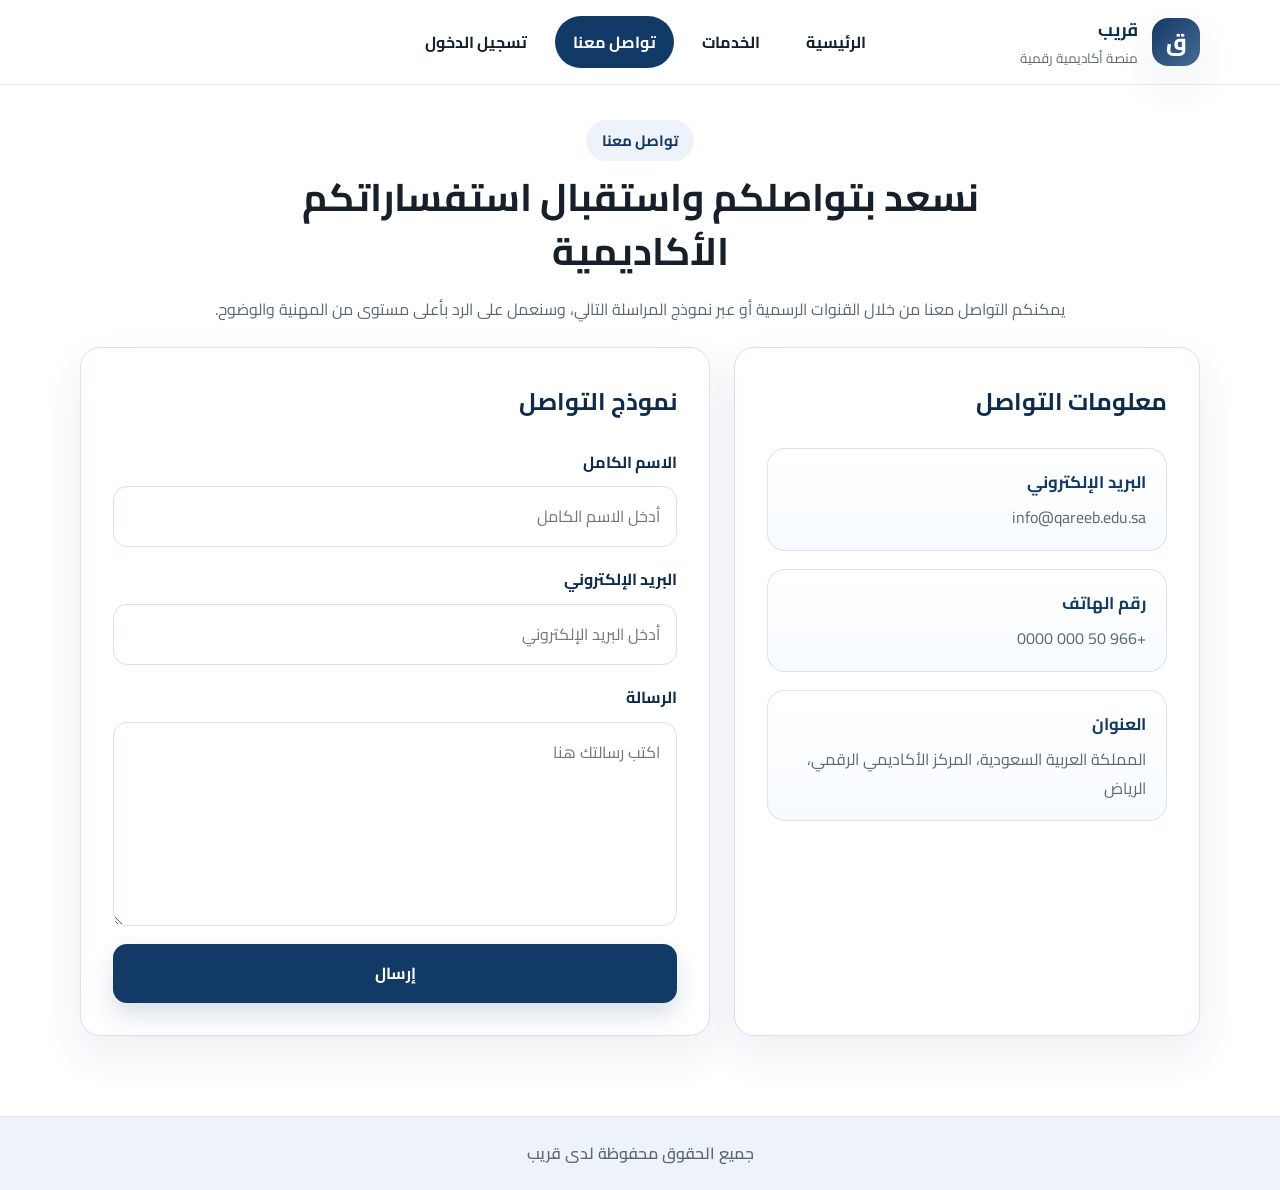
<file: contact.html>
<!DOCTYPE html>
<html lang="ar" dir="rtl">
  <head>
    <meta charset="UTF-8" />
    <meta name="viewport" content="width=device-width, initial-scale=1.0" />
    <meta
      name="description"
      content="تواصل مع منصة قريب عبر نموذج الاتصال أو معلومات التواصل الرسمية."
    />
    <title>قريب | تواصل معنا</title>
    <link rel="preconnect" href="https://fonts.googleapis.com" />
    <link rel="preconnect" href="https://fonts.gstatic.com" crossorigin />
    <link
      href="https://fonts.googleapis.com/css2?family=Cairo:wght@400;500;600;700;800&display=swap"
      rel="stylesheet"
    />
    <link rel="stylesheet" href="CSS/style.css" />
    <link rel="stylesheet" href="CSS/contact.css" />
  </head>
  <body>
    <header class="site-header">
      <div class="container header-wrapper">
        <a class="brand" href="index.html">
          <span class="brand-mark">ق</span>
          <div>
            <strong>قريب</strong>
            <small>منصة أكاديمية رقمية</small>
          </div>
        </a>

        <nav class="main-nav" aria-label="التنقل الرئيسي">
          <ul>
            <li><a href="index.html">الرئيسية</a></li>
            <li><a href="services.html">الخدمات</a></li>
            <li><a class="active" href="contact.html">تواصل معنا</a></li>
            <li><a href="login.html">تسجيل الدخول</a></li>
          </ul>
        </nav>
      </div>
    </header>

    <main class="page-main section-space">
      <section class="page-hero container">
        <span class="section-badge">تواصل معنا</span>
        <h1>نسعد بتواصلكم واستقبال استفساراتكم الأكاديمية</h1>
        <p>
          يمكنكم التواصل معنا من خلال القنوات الرسمية أو عبر نموذج المراسلة التالي، وسنعمل على
          الرد بأعلى مستوى من المهنية والوضوح.
        </p>
      </section>

      <section class="container contact-layout">
        <article class="contact-card info-card">
          <h2>معلومات التواصل</h2>
          <div class="info-list">
            <div class="info-item">
              <h3>البريد الإلكتروني</h3>
              <p>info@qareeb.edu.sa</p>
            </div>
            <div class="info-item">
              <h3>رقم الهاتف</h3>
              <p>+966 50 000 0000</p>
            </div>
            <div class="info-item">
              <h3>العنوان</h3>
              <p>المملكة العربية السعودية، المركز الأكاديمي الرقمي، الرياض</p>
            </div>
          </div>
        </article>

        <article class="contact-card form-card">
          <h2>نموذج التواصل</h2>
          <form class="contact-form" action="#" method="post">
            <div class="form-group">
              <label for="full-name">الاسم الكامل</label>
              <input id="full-name" name="full-name" type="text" placeholder="أدخل الاسم الكامل" />
            </div>

            <div class="form-group">
              <label for="email">البريد الإلكتروني</label>
              <input id="email" name="email" type="email" placeholder="أدخل البريد الإلكتروني" />
            </div>

            <div class="form-group">
              <label for="message">الرسالة</label>
              <textarea id="message" name="message" rows="6" placeholder="اكتب رسالتك هنا"></textarea>
            </div>

            <button class="btn btn-primary full-width" type="submit">إرسال</button>
          </form>
        </article>
      </section>
    </main>

    <footer class="site-footer">
      <div class="container">
        <p>جميع الحقوق محفوظة لدى قريب</p>
      </div>
    </footer>
  </body>
</html>
</file>
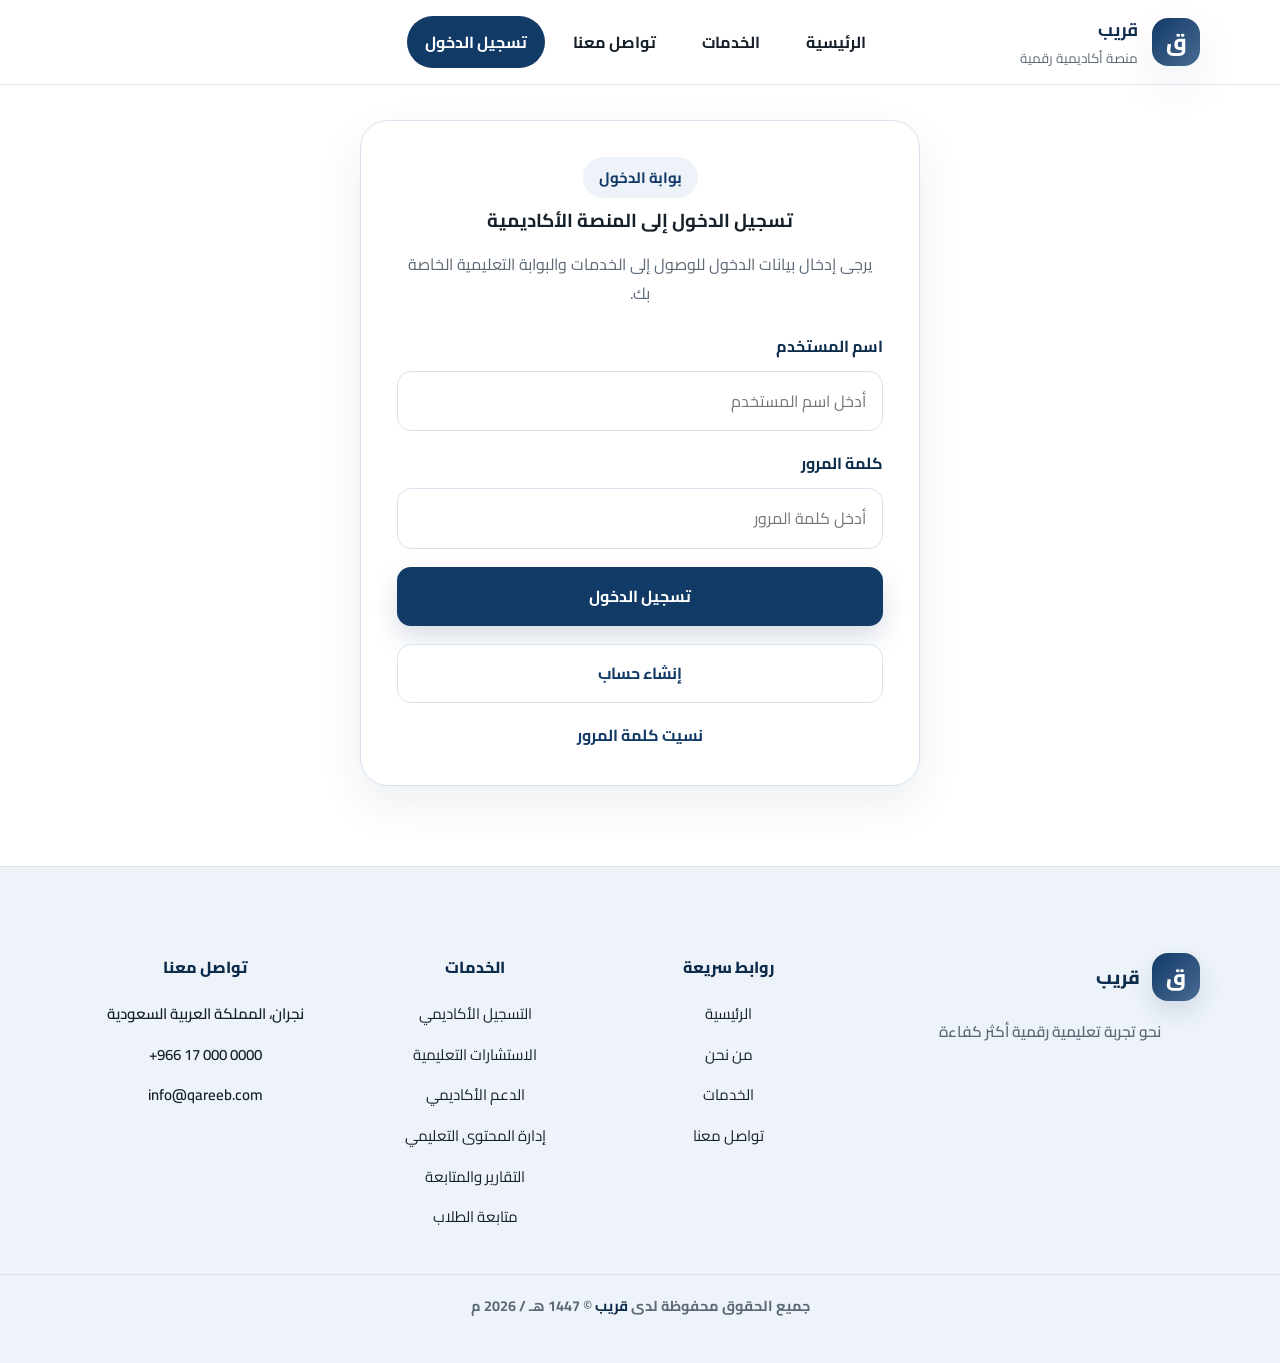
<file: login.html>
<!DOCTYPE html>
<html lang="ar" dir="rtl">
  <head>
    <meta charset="UTF-8" />
    <meta name="viewport" content="width=device-width, initial-scale=1.0" />
    <meta
      name="description"
      content="صفحة تسجيل الدخول الرسمية لمنصة قريب الأكاديمية."
    />
    <title>قريب | تسجيل الدخول</title>
    <link rel="preconnect" href="https://fonts.googleapis.com" />
    <link rel="preconnect" href="https://fonts.gstatic.com" crossorigin />
    <link
      href="https://fonts.googleapis.com/css2?family=Cairo:wght@400;500;600;700;800&display=swap"
      rel="stylesheet"
    />
    <link rel="stylesheet" href="CSS/style.css" />
    <link rel="stylesheet" href="CSS/login.css" />
  </head>
  <body>
    <header class="site-header">
      <div class="container header-wrapper">
        <a class="brand" href="index.html">
          <span class="brand-mark">ق</span>
          <div>
            <strong>قريب</strong>
            <small>منصة أكاديمية رقمية</small>
          </div>
        </a>

        <nav class="main-nav" aria-label="التنقل الرئيسي">
          <ul>
            <li><a href="index.html">الرئيسية</a></li>
            <li><a href="#">الخدمات</a></li>
            <li><a href="#">تواصل معنا</a></li>
            <li><a class="active" href="login.html">تسجيل الدخول</a></li>
          </ul>
        </nav>
      </div>
    </header>

    <main class="login-page section-space">
      <section class="container login-wrapper">
        <article class="login-card">
          <span class="section-badge">بوابة الدخول</span>
          <h1>تسجيل الدخول إلى المنصة الأكاديمية</h1>
          <p>يرجى إدخال بيانات الدخول للوصول إلى الخدمات والبوابة التعليمية الخاصة بك.</p>

          <form class="login-form" action="#" method="post">
            <div class="form-group">
              <label for="username">اسم المستخدم</label>
              <input id="username" name="username" type="text" placeholder="أدخل اسم المستخدم" />
            </div>

            <div class="form-group">
              <label for="password">كلمة المرور</label>
              <input id="password" name="password" type="password" placeholder="أدخل كلمة المرور" />
            </div>

            <button class="btn btn-primary full-width" type="submit">تسجيل الدخول</button>
           <a href="register.html"> <button class="btn btn-secondary full-width" type="button">إنشاء حساب</button></a>
          </form>

          <a class="forgot-link" href="#">نسيت كلمة المرور</a>
        </article>
      </section>
    </main>
                     
    <footer class="site-footer">
    <div class="footer-top">
      <div class="container footer-top-inner">
        <div class="footer-brand">
          <div class="footer-logo">
            <span class="brand-mark">ق</span>
            <span class="logo-text">قريب</span>
          </div>
          <p class="footer-tagline">نحو تجربة تعليمية رقمية أكثر كفاءة</p>
        </div>
        <div class="footer-links-col">
          <h4>روابط سريعة</h4>
          <ul>
            <li><a href="#home">الرئيسية</a></li>
            <li><a href="#about">من نحن</a></li>
            <li><a href="#services">الخدمات</a></li>
            <li><a href="#contact">تواصل معنا</a></li>
          </ul>
        </div>
        <div class="footer-links-col">
          <h4>الخدمات</h4>
          <ul>
            <li><a href="#services">التسجيل الأكاديمي</a></li>
            <li><a href="#services">الاستشارات التعليمية</a></li>
            <li><a href="#services">الدعم الأكاديمي</a></li>
            <li><a href="#services">إدارة المحتوى التعليمي</a></li>
            <li><a href="#services">التقارير والمتابعة</a></li>
            <li><a href="#services">متابعة الطلاب</a></li>
          </ul>
        </div>
        <div class="footer-links-col">
          <h4>تواصل معنا</h4>
          <ul class="footer-contact-list">
            <li>نجران، المملكة العربية السعودية</li>
            <li dir="ltr">+966 17 000 0000</li>
            <li dir="ltr">info@qareeb.com</li>
          </ul>
        </div>
      </div>
    </div>
    <div class="footer-bottom">
      <div class="container">
        <p>جميع الحقوق محفوظة لدى <strong>قريب</strong> &copy; 1447 هـ / 2026 م</p>
      </div>
    </div>
  </footer>
  </body>
</html>
</file>
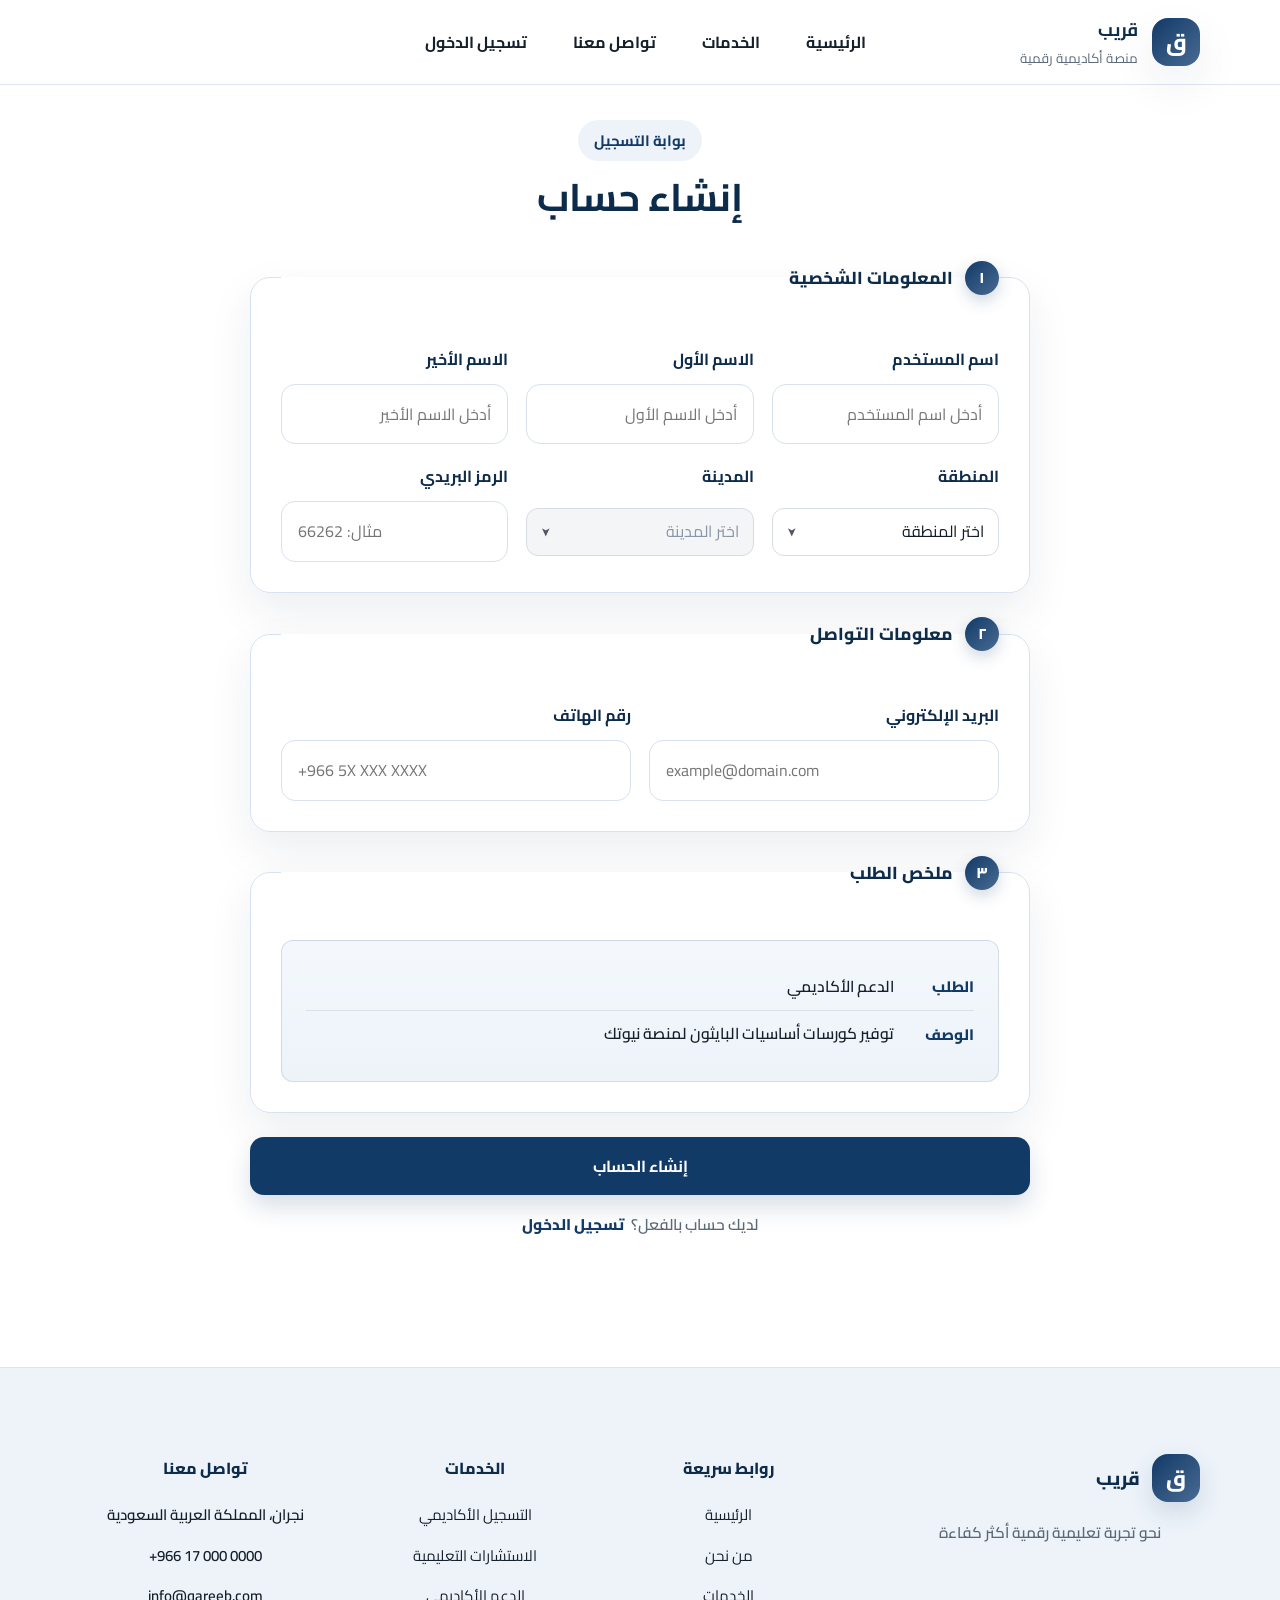
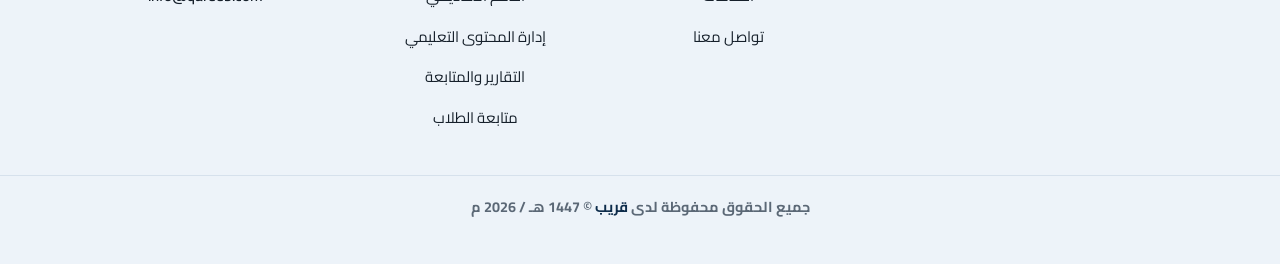
<file: register.html>
<!DOCTYPE html>
<html lang="ar" dir="rtl">
  <head>
    <meta charset="UTF-8" />
    <meta name="viewport" content="width=device-width, initial-scale=1.0" />
    <meta
      name="description"
      content="إنشاء حساب جديد على منصة قريب الأكاديمية الرقمية للاستفادة من خدمات الدعم الأكاديمي."
    />
    <title>قريب | إنشاء حساب</title>
    <link rel="preconnect" href="https://fonts.googleapis.com" />
    <link rel="preconnect" href="https://fonts.gstatic.com" crossorigin />
    <link
      href="https://fonts.googleapis.com/css2?family=Cairo:wght@400;500;600;700;800&display=swap"
      rel="stylesheet"
    />
    <link rel="stylesheet" href="CSS/style.css" />
    <link rel="stylesheet" href="CSS/register.css" />
    <style>
      .custom-select {
        position: relative;
        width: 100%;
      }

      .custom-select-toggle {
        width: 100%;
        min-height: 48px;
        padding: 0 14px;
        border: 1px solid #d8dce5;
        border-radius: 12px;
        background: #fff;
        color: #141c25;
        font: inherit;
        text-align: right;
        cursor: pointer;
        display: flex;
        align-items: center;
        justify-content: space-between;
      }

      .custom-select-toggle::after {
        content: "\27A4";
         transform: rotate(90deg);
        font-size: 12px;
        line-height: 1;
        color: #535666;
        margin-right: 10px;
        top: 50%;
  
      }

      .custom-select.is-open .custom-select-toggle {
        border-color: #4663de;
        box-shadow: 0 0 0 3px rgba(70, 99, 222, 0.12);
      }

      .custom-select-menu {
        position: absolute;
        top: calc(100% + 8px);
        right: 0;
        left: 0;
        z-index: 9999;
        display: none;
        max-height: 220px;
        overflow-y: auto;
        margin: 0;
        padding: 6px;
        list-style: none;
        border: 1px solid #d8dce5;
        border-radius: 14px;
        background: #fff;
        box-shadow: 0 18px 35px rgba(20, 28, 37, 0.14);
      }

      .custom-select.is-open .custom-select-menu {
        display: block;
      }

      .custom-select-menu li {
        padding: 10px 12px;
        border-radius: 10px;
        cursor: pointer;
        color: #141c25;
      }

      .custom-select-menu li:hover,
      .custom-select-menu li.is-selected {
        background: #eef2ff;
        color: #4663de;
      }

      .custom-select.is-disabled .custom-select-toggle {
        background: #f4f5f7;
        cursor: not-allowed;
        color: #8b95a5;
      }
    </style>
  </head>
  <body>
    <header class="site-header">
      <div class="container header-wrapper">
        <a class="brand" href="index.html">
          <span class="brand-mark">ق</span>
          <div>
            <strong>قريب</strong>
            <small>منصة أكاديمية رقمية</small>
          </div>
        </a>

        <nav class="main-nav" aria-label="التنقل الرئيسي">
          <ul>
            <li><a href="index.html">الرئيسية</a></li>
            <li><a href="services.html">الخدمات</a></li>
            <li><a href="contact.html">تواصل معنا</a></li>
            <li><a href="login.html">تسجيل الدخول</a></li>
          </ul>
        </nav>
      </div>
    </header>

    <main class="register-page section-space">
      <section class="container register-wrapper">
        <div class="register-header">
          <span class="section-badge">بوابة التسجيل</span>
          <h1>إنشاء حساب</h1>
    
        </div>

        <form class="register-form" action="#" method="post" novalidate>
          <fieldset class="form-group-section">
            <legend class="group-legend">
              <span class="legend-number">١</span>
              المعلومات الشخصية
            </legend>

            <div class="fields-grid fields-grid-3">
              <div class="form-group">
                <label for="username">اسم المستخدم</label>
                <input
                  id="username"
                  name="username"
                  type="text"
                  placeholder="أدخل اسم المستخدم"
                  autocomplete="username"
                />
              </div>

              <div class="form-group">
                <label for="first-name">الاسم الأول</label>
                <input
                  id="first-name"
                  name="first-name"
                  type="text"
                  placeholder="أدخل الاسم الأول"
                  autocomplete="given-name"
                />
              </div>

              <div class="form-group">
                <label for="last-name">الاسم الأخير</label>
                <input
                  id="last-name"
                  name="last-name"
                  type="text"
                  placeholder="أدخل الاسم الأخير"
                  autocomplete="family-name"
                />
              </div>

              <div class="form-group">
                <label for="region">المنطقة</label>
                <div class="custom-select" data-custom-select data-target="region">
                  <input id="region" name="region" type="hidden" autocomplete="address-level1" required />
                  <button class="custom-select-toggle" type="button" aria-haspopup="listbox" aria-expanded="false">
                    اختر المنطقة
                  </button>
                  <ul class="custom-select-menu" role="listbox">
                    <li role="option" data-value="الرياض">منطقة الرياض</li>
                    <li role="option" data-value="مكة المكرمة">منطقة مكة المكرمة</li>
                    <li role="option" data-value="المدينة المنورة">منطقة المدينة المنورة</li>
                    <li role="option" data-value="القصيم">منطقة القصيم</li>
                    <li role="option" data-value="المنطقة الشرقية">المنطقة الشرقية</li>
                    <li role="option" data-value="عسير">منطقة عسير</li>
                    <li role="option" data-value="تبوك">منطقة تبوك</li>
                    <li role="option" data-value="حائل">منطقة حائل</li>
                    <li role="option" data-value="الحدود الشمالية">منطقة الحدود الشمالية</li>
                    <li role="option" data-value="جازان">منطقة جازان</li>
                    <li role="option" data-value="نجران">منطقة نجران</li>
                    <li role="option" data-value="الباحة">منطقة الباحة</li>
                    <li role="option" data-value="الجوف">منطقة الجوف</li>
                  </ul>
                </div>
              </div>

              <div class="form-group">
                <label for="city">المدينة</label>
                <div class="custom-select is-disabled" data-custom-select data-target="city">
                  <input id="city" name="city" type="hidden" autocomplete="address-level2" required />
                  <button class="custom-select-toggle" type="button" aria-haspopup="listbox" aria-expanded="false" disabled>
                    اختر المدينة
                  </button>
                  <ul class="custom-select-menu" role="listbox"></ul>
                </div>
              </div>

              <div class="form-group">
                <label for="postal-code">الرمز البريدي</label>
                <input
                  id="postal-code"
                  name="postal-code"
                  type="text"
                  placeholder="مثال: 66262"
                  autocomplete="postal-code"
                  inputmode="numeric"
                  pattern="[0-9]{5}"
                  maxlength="5"
                  dir="ltr"
                  required
                />
              </div>
            </div>
          </fieldset>

          <fieldset class="form-group-section">
            <legend class="group-legend">
              <span class="legend-number">٢</span>
              معلومات التواصل
            </legend>

            <div class="fields-grid fields-grid-2">
              <div class="form-group">
                <label for="email">البريد الإلكتروني</label>
                <input
                  id="email"
                  name="email"
                  type="email"
                  placeholder="example@domain.com"
                  autocomplete="email"
                  dir="ltr"
                />
              </div>

              <div class="form-group">
                <label for="phone">رقم الهاتف</label>
                <input
                  id="phone"
                  name="phone"
                  type="tel"
                  placeholder="+966 5X XXX XXXX"
                  autocomplete="tel"
                  dir="ltr"
                />
              </div>
            </div>
          </fieldset>

          <fieldset class="form-group-section">
            <legend class="group-legend">
              <span class="legend-number">٣</span>
              ملخص الطلب
            </legend>

            <div class="request-summary-card" aria-label="ملخص الطلب">
              <div class="request-row">
                <span class="request-label">الطلب</span>
                <span class="request-value">الدعم الأكاديمي</span>
              </div>

              <div class="request-divider" aria-hidden="true"></div>

              <div class="request-row request-row-desc">
                <span class="request-label">الوصف</span>
                <span class="request-value">
                  توفير كورسات أساسيات البايثون لمنصة نيوتك
                </span>
              </div>
            </div>
          </fieldset>

          <div class="register-actions">
            <button class="btn btn-primary full-width" type="submit">
              إنشاء الحساب
            </button>

            <p class="login-hint">
              لديك حساب بالفعل؟
              <a class="login-hint-link" href="login.html">تسجيل الدخول</a>
            </p>
          </div>
        </form>
      </section>
    </main>

    <footer class="site-footer">
      <div class="footer-top">
        <div class="container footer-top-inner">
          <div class="footer-brand">
            <div class="footer-logo">
              <span class="brand-mark">ق</span>
              <span class="logo-text">قريب</span>
            </div>
            <p class="footer-tagline">نحو تجربة تعليمية رقمية أكثر كفاءة</p>
          </div>

          <div class="footer-links-col">
            <h4>روابط سريعة</h4>
            <ul>
              <li><a href="index.html">الرئيسية</a></li>
              <li><a href="#about">من نحن</a></li>
              <li><a href="#services">الخدمات</a></li>
              <li><a href="#contact">تواصل معنا</a></li>
            </ul>
          </div>

          <div class="footer-links-col">
            <h4>الخدمات</h4>
            <ul>
              <li><a href="#services">التسجيل الأكاديمي</a></li>
              <li><a href="#services">الاستشارات التعليمية</a></li>
              <li><a href="#services">الدعم الأكاديمي</a></li>
              <li><a href="#services">إدارة المحتوى التعليمي</a></li>
              <li><a href="#services">التقارير والمتابعة</a></li>
              <li><a href="#services">متابعة الطلاب</a></li>
            </ul>
          </div>

          <div class="footer-links-col">
            <h4>تواصل معنا</h4>
            <ul class="footer-contact-list">
              <li>نجران، المملكة العربية السعودية</li>
              <li dir="ltr">+966 17 000 0000</li>
              <li dir="ltr">info@qareeb.com</li>
            </ul>
          </div>
        </div>
      </div>

      <div class="footer-bottom">
        <div class="container">
          <p>
            جميع الحقوق محفوظة لدى <strong>قريب</strong> &copy; 1447 هـ / 2026 م
          </p>
        </div>
      </div>
    </footer>
    <script>
      const citiesByRegion = {
        "الرياض": ["الرياض", "الخرج", "الدرعية", "المجمعة", "الزلفي", "وادي الدواسر", "الدوادمي", "القويعية", "الأفلاج", "شقراء"],
        "مكة المكرمة": ["مكة المكرمة", "جدة", "الطائف", "رابغ", "القنفذة", "الليث", "الجموم", "خليص", "بحرة"],
        "المدينة المنورة": ["المدينة المنورة", "ينبع", "العلا", "بدر", "خيبر", "الحناكية", "المهد"],
        "القصيم": ["بريدة", "عنيزة", "الرس", "المذنب", "البكيرية", "البدائع", "رياض الخبراء"],
        "المنطقة الشرقية": ["الدمام", "الخبر", "الظهران", "الأحساء", "القطيف", "الجبيل", "حفر الباطن", "رأس تنورة", "الخفجي"],
        "عسير": ["أبها", "خميس مشيط", "بيشة", "محايل عسير", "النماص", "أحد رفيدة", "سراة عبيدة", "رجال ألمع"],
        "تبوك": ["تبوك", "تيماء", "أملج", "الوجه", "ضباء", "حقل", "البدع"],
        "حائل": ["حائل", "بقعاء", "الغزالة", "الشنان", "موقق", "الحائط"],
        "الحدود الشمالية": ["عرعر", "رفحاء", "طريف", "العويقيلة"],
        "جازان": ["جازان", "صبيا", "أبو عريش", "صامطة", "بيش", "الدرب", "فرسان", "العارضة"],
        "نجران": ["نجران", "شرورة", "حبونا", "بدر الجنوب", "يدمة", "ثار", "خباش"],
        "الباحة": ["الباحة", "بلجرشي", "المندق", "المخواة", "قلوة", "العقيق", "بني حسن"],
        "الجوف": ["سكاكا", "القريات", "دومة الجندل", "طبرجل"]
      };

      const regionDropdown = document.querySelector('[data-target="region"]');
      const cityDropdown = document.querySelector('[data-target="city"]');

      function closeAllDropdowns(except = null) {
        document.querySelectorAll("[data-custom-select]").forEach((dropdown) => {
          if (dropdown !== except) {
            dropdown.classList.remove("is-open");
            dropdown.querySelector(".custom-select-toggle").setAttribute("aria-expanded", "false");
          }
        });
      }

      function setDropdownValue(dropdown, value, label) {
        const input = dropdown.querySelector("input");
        const button = dropdown.querySelector(".custom-select-toggle");
        input.value = value;
        button.textContent = label;

        dropdown.querySelectorAll("li").forEach((item) => {
          item.classList.toggle("is-selected", item.dataset.value === value);
        });
      }

      function enableDropdown(dropdown, enabled) {
        const button = dropdown.querySelector(".custom-select-toggle");
        dropdown.classList.toggle("is-disabled", !enabled);
        button.disabled = !enabled;
      }

      function fillCityDropdown(region) {
        const cities = citiesByRegion[region] || [];
        const menu = cityDropdown.querySelector(".custom-select-menu");
        const cityButton = cityDropdown.querySelector(".custom-select-toggle");
        const cityInput = cityDropdown.querySelector("input");

        menu.innerHTML = "";
        cityInput.value = "";
        cityButton.textContent = "اختر المدينة";
        enableDropdown(cityDropdown, cities.length > 0);

        cities.forEach((city) => {
          const item = document.createElement("li");
          item.setAttribute("role", "option");
          item.dataset.value = city;
          item.textContent = city;
          menu.appendChild(item);
        });
      }

      document.querySelectorAll("[data-custom-select]").forEach((dropdown) => {
        const button = dropdown.querySelector(".custom-select-toggle");
        const menu = dropdown.querySelector(".custom-select-menu");

        button.addEventListener("click", () => {
          if (button.disabled) return;
          const willOpen = !dropdown.classList.contains("is-open");
          closeAllDropdowns(dropdown);
          dropdown.classList.toggle("is-open", willOpen);
          button.setAttribute("aria-expanded", String(willOpen));
        });

        menu.addEventListener("click", (event) => {
          const item = event.target.closest("li[data-value]");
          if (!item) return;

          setDropdownValue(dropdown, item.dataset.value, item.textContent);
          dropdown.classList.remove("is-open");
          button.setAttribute("aria-expanded", "false");

          if (dropdown.dataset.target === "region") {
            fillCityDropdown(item.dataset.value);
          }
        });
      });

      document.addEventListener("click", (event) => {
        if (!event.target.closest("[data-custom-select]")) {
          closeAllDropdowns();
        }
      });

      document.addEventListener("keydown", (event) => {
        if (event.key === "Escape") {
          closeAllDropdowns();
        }
      });
    </script>
  </body>
</html>
</file>
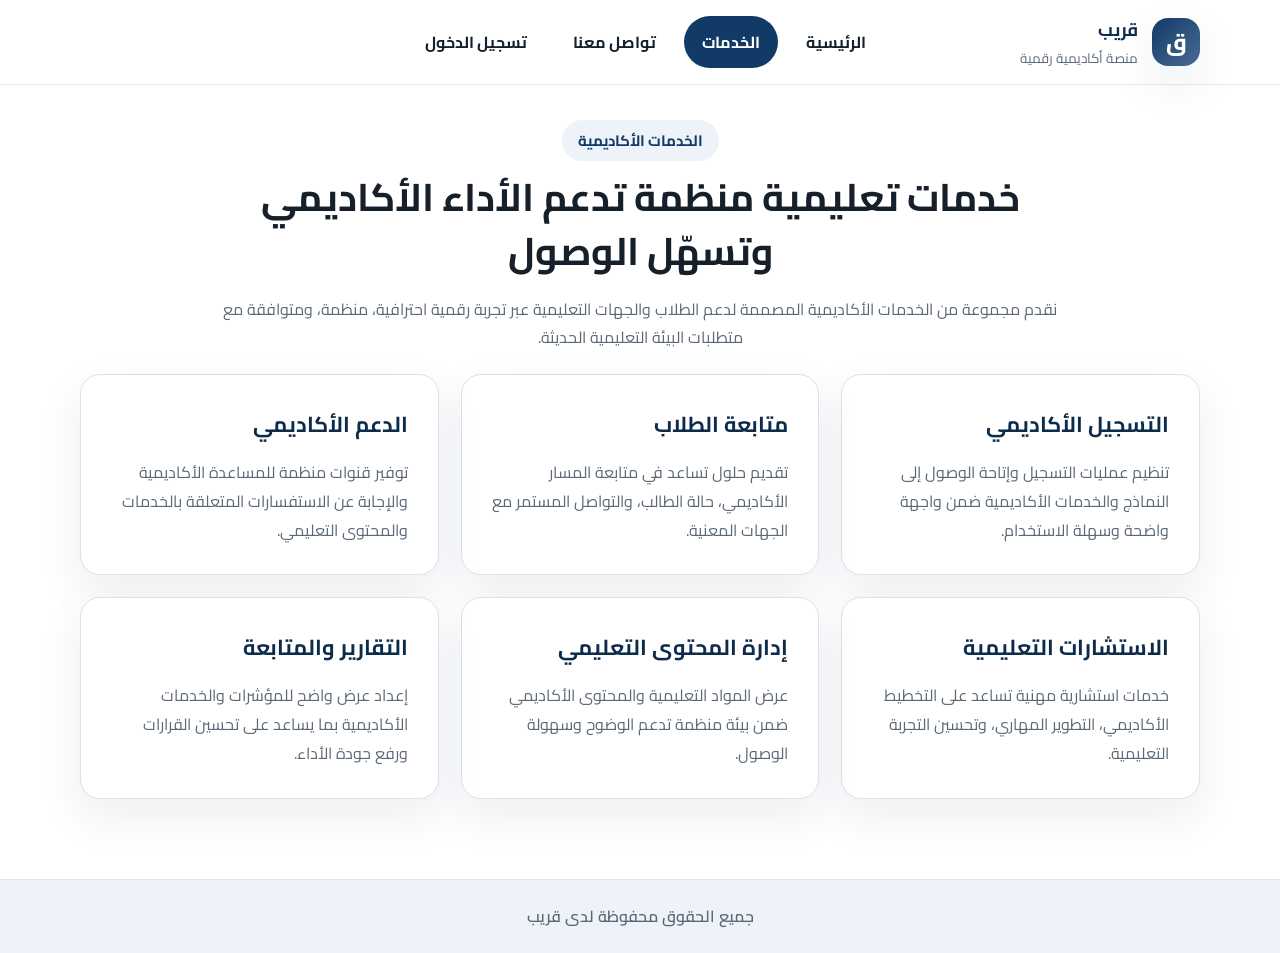
<file: services.html>
<!DOCTYPE html>
<html lang="ar" dir="rtl">
  <head>
    <meta charset="UTF-8" />
    <meta name="viewport" content="width=device-width, initial-scale=1.0" />
    <meta
      name="description"
      content="خدمات أكاديمية احترافية تشمل التسجيل، الدعم الأكاديمي، الاستشارات التعليمية، وإدارة المحتوى التعليمي."
    />
    <title>قريب | الخدمات الأكاديمية</title>
    <link rel="preconnect" href="https://fonts.googleapis.com" />
    <link rel="preconnect" href="https://fonts.gstatic.com" crossorigin />
    <link
      href="https://fonts.googleapis.com/css2?family=Cairo:wght@400;500;600;700;800&display=swap"
      rel="stylesheet"
    />
    <link rel="stylesheet" href="CSS/style.css" />
    <link rel="stylesheet" href="CSS/services.css" />
  </head>
  <body>
    <header class="site-header">
      <div class="container header-wrapper">
        <a class="brand" href="index.html">
          <span class="brand-mark">ق</span>
          <div>
            <strong>قريب</strong>
            <small>منصة أكاديمية رقمية</small>
          </div>
        </a>

        <nav class="main-nav" aria-label="التنقل الرئيسي">
          <ul>
            <li><a href="index.html">الرئيسية</a></li>
            <li><a class="active" href="services.html">الخدمات</a></li>
            <li><a href="contact.html">تواصل معنا</a></li>
            <li><a href="login.html">تسجيل الدخول</a></li>
          </ul>
        </nav>
      </div>
    </header>

    <main class="page-main section-space">
      <section class="page-hero container">
        <span class="section-badge">الخدمات الأكاديمية</span>
        <h1>خدمات تعليمية منظمة تدعم الأداء الأكاديمي وتسهّل الوصول</h1>
        <p>
          نقدم مجموعة من الخدمات الأكاديمية المصممة لدعم الطلاب والجهات التعليمية عبر تجربة
          رقمية احترافية، منظمة، ومتوافقة مع متطلبات البيئة التعليمية الحديثة.
        </p>
      </section>

      <section class="container services-grid-section">
        <div class="services-grid">
          <article class="service-card">
            <h2>التسجيل الأكاديمي</h2>
            <p>
              تنظيم عمليات التسجيل وإتاحة الوصول إلى النماذج والخدمات الأكاديمية ضمن واجهة واضحة
              وسهلة الاستخدام.
            </p>
          </article>

          <article class="service-card">
            <h2>متابعة الطلاب</h2>
            <p>
              تقديم حلول تساعد في متابعة المسار الأكاديمي، حالة الطالب، والتواصل المستمر مع
              الجهات المعنية.
            </p>
          </article>

          <article class="service-card">
            <h2>الدعم الأكاديمي</h2>
            <p>
              توفير قنوات منظمة للمساعدة الأكاديمية والإجابة عن الاستفسارات المتعلقة بالخدمات
              والمحتوى التعليمي.
            </p>
          </article>

          <article class="service-card">
            <h2>الاستشارات التعليمية</h2>
            <p>
              خدمات استشارية مهنية تساعد على التخطيط الأكاديمي، التطوير المهاري، وتحسين التجربة
              التعليمية.
            </p>
          </article>

          <article class="service-card">
            <h2>إدارة المحتوى التعليمي</h2>
            <p>
              عرض المواد التعليمية والمحتوى الأكاديمي ضمن بيئة منظمة تدعم الوضوح وسهولة الوصول.
            </p>
          </article>

          <article class="service-card">
            <h2>التقارير والمتابعة</h2>
            <p>
              إعداد عرض واضح للمؤشرات والخدمات الأكاديمية بما يساعد على تحسين القرارات ورفع جودة
              الأداء.
            </p>
          </article>
        </div>
      </section>
    </main>

    <footer class="site-footer">
      <div class="container">
        <p>جميع الحقوق محفوظة لدى قريب</p>
      </div>
    </footer>
  </body>
</html>
</file>
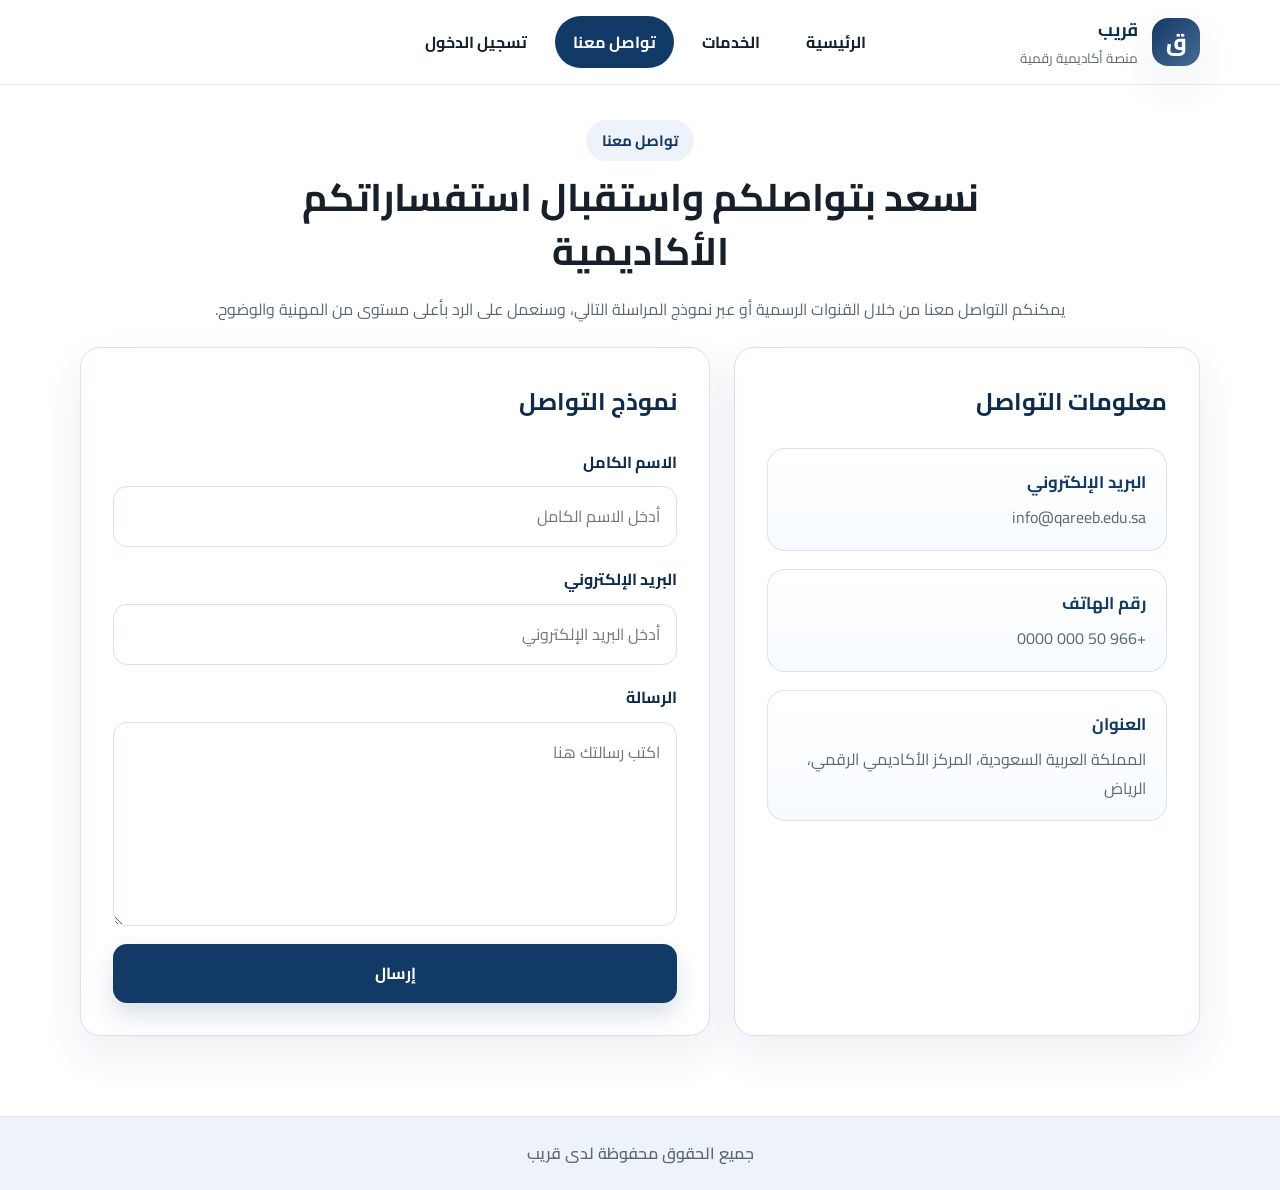
<file: academic-platform/contact.html>
<!DOCTYPE html>
<html lang="ar" dir="rtl">
  <head>
    <meta charset="UTF-8" />
    <meta name="viewport" content="width=device-width, initial-scale=1.0" />
    <meta
      name="description"
      content="تواصل مع منصة قريب عبر نموذج الاتصال أو معلومات التواصل الرسمية."
    />
    <title>قريب | تواصل معنا</title>
    <link rel="preconnect" href="https://fonts.googleapis.com" />
    <link rel="preconnect" href="https://fonts.gstatic.com" crossorigin />
    <link
      href="https://fonts.googleapis.com/css2?family=Cairo:wght@400;500;600;700;800&display=swap"
      rel="stylesheet"
    />
    <link rel="stylesheet" href="css/style.css" />
    <link rel="stylesheet" href="css/contact.css" />
  </head>
  <body>
    <header class="site-header">
      <div class="container header-wrapper">
        <a class="brand" href="index.html">
          <span class="brand-mark">ق</span>
          <div>
            <strong>قريب</strong>
            <small>منصة أكاديمية رقمية</small>
          </div>
        </a>

        <nav class="main-nav" aria-label="التنقل الرئيسي">
          <ul>
            <li><a href="index.html">الرئيسية</a></li>
            <li><a href="services.html">الخدمات</a></li>
            <li><a class="active" href="contact.html">تواصل معنا</a></li>
            <li><a href="login.html">تسجيل الدخول</a></li>
          </ul>
        </nav>
      </div>
    </header>

    <main class="page-main section-space">
      <section class="page-hero container">
        <span class="section-badge">تواصل معنا</span>
        <h1>نسعد بتواصلكم واستقبال استفساراتكم الأكاديمية</h1>
        <p>
          يمكنكم التواصل معنا من خلال القنوات الرسمية أو عبر نموذج المراسلة التالي، وسنعمل على
          الرد بأعلى مستوى من المهنية والوضوح.
        </p>
      </section>

      <section class="container contact-layout">
        <article class="contact-card info-card">
          <h2>معلومات التواصل</h2>
          <div class="info-list">
            <div class="info-item">
              <h3>البريد الإلكتروني</h3>
              <p>info@qareeb.edu.sa</p>
            </div>
            <div class="info-item">
              <h3>رقم الهاتف</h3>
              <p>+966 50 000 0000</p>
            </div>
            <div class="info-item">
              <h3>العنوان</h3>
              <p>المملكة العربية السعودية، المركز الأكاديمي الرقمي، الرياض</p>
            </div>
          </div>
        </article>

        <article class="contact-card form-card">
          <h2>نموذج التواصل</h2>
          <form class="contact-form" action="#" method="post">
            <div class="form-group">
              <label for="full-name">الاسم الكامل</label>
              <input id="full-name" name="full-name" type="text" placeholder="أدخل الاسم الكامل" />
            </div>

            <div class="form-group">
              <label for="email">البريد الإلكتروني</label>
              <input id="email" name="email" type="email" placeholder="أدخل البريد الإلكتروني" />
            </div>

            <div class="form-group">
              <label for="message">الرسالة</label>
              <textarea id="message" name="message" rows="6" placeholder="اكتب رسالتك هنا"></textarea>
            </div>

            <button class="btn btn-primary full-width" type="submit">إرسال</button>
          </form>
        </article>
      </section>
    </main>

    <footer class="site-footer">
      <div class="container">
        <p>جميع الحقوق محفوظة لدى قريب</p>
      </div>
    </footer>
  </body>
</html>
</file>
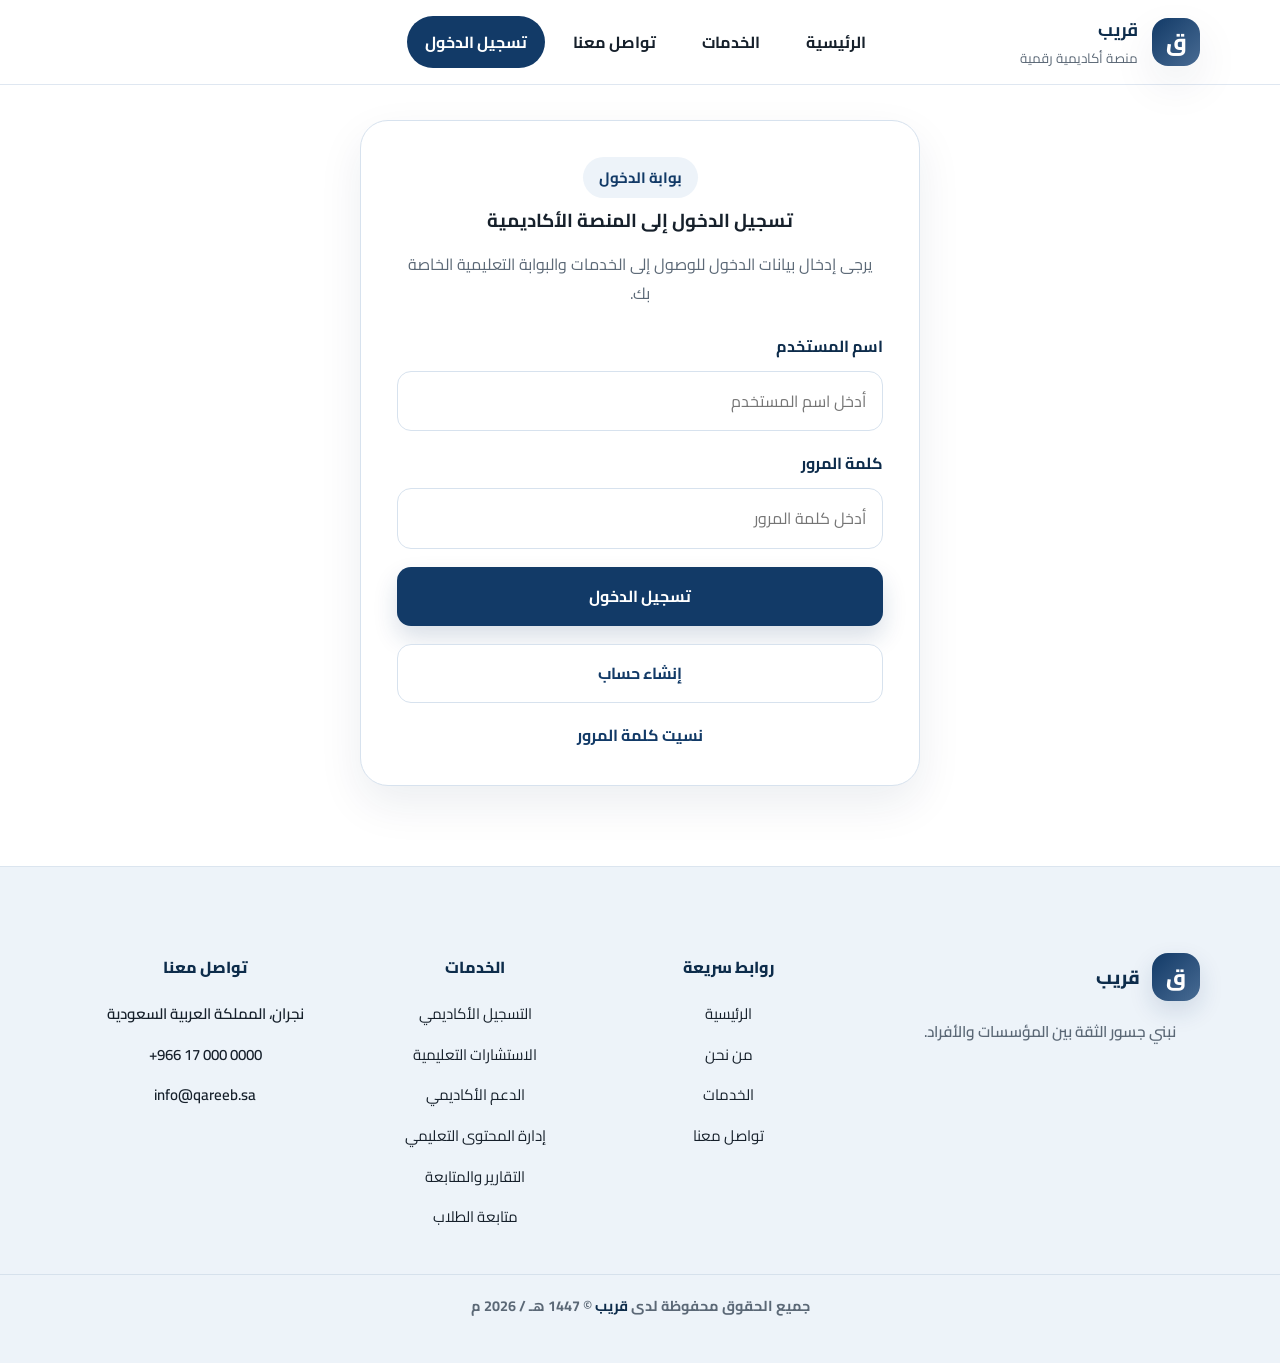
<file: academic-platform/login.html>
<!DOCTYPE html>
<html lang="ar" dir="rtl">
  <head>
    <meta charset="UTF-8" />
    <meta name="viewport" content="width=device-width, initial-scale=1.0" />
    <meta
      name="description"
      content="صفحة تسجيل الدخول الرسمية لمنصة قريب الأكاديمية."
    />
    <title>قريب | تسجيل الدخول</title>
    <link rel="preconnect" href="https://fonts.googleapis.com" />
    <link rel="preconnect" href="https://fonts.gstatic.com" crossorigin />
    <link
      href="https://fonts.googleapis.com/css2?family=Cairo:wght@400;500;600;700;800&display=swap"
      rel="stylesheet"
    />
    <link rel="stylesheet" href="css/style.css" />
    <link rel="stylesheet" href="css/login.css" />
  </head>
  <body>
    <header class="site-header">
      <div class="container header-wrapper">
        <a class="brand" href="index.html">
          <span class="brand-mark">ق</span>
          <div>
            <strong>قريب</strong>
            <small>منصة أكاديمية رقمية</small>
          </div>
        </a>

        <nav class="main-nav" aria-label="التنقل الرئيسي">
          <ul>
            <li><a href="index.html">الرئيسية</a></li>
            <li><a href="#">الخدمات</a></li>
            <li><a href="#">تواصل معنا</a></li>
            <li><a class="active" href="login.html">تسجيل الدخول</a></li>
          </ul>
        </nav>
      </div>
    </header>

    <main class="login-page section-space">
      <section class="container login-wrapper">
        <article class="login-card">
          <span class="section-badge">بوابة الدخول</span>
          <h1>تسجيل الدخول إلى المنصة الأكاديمية</h1>
          <p>يرجى إدخال بيانات الدخول للوصول إلى الخدمات والبوابة التعليمية الخاصة بك.</p>

          <form class="login-form" action="#" method="post">
            <div class="form-group">
              <label for="username">اسم المستخدم</label>
              <input id="username" name="username" type="text" placeholder="أدخل اسم المستخدم" />
            </div>

            <div class="form-group">
              <label for="password">كلمة المرور</label>
              <input id="password" name="password" type="password" placeholder="أدخل كلمة المرور" />
            </div>

            <button class="btn btn-primary full-width" type="submit">تسجيل الدخول</button>
            <button class="btn btn-secondary full-width" type="button">إنشاء حساب</button>
          </form>

          <a class="forgot-link" href="#">نسيت كلمة المرور</a>
        </article>
      </section>
    </main>

    <footer class="site-footer">
    <div class="footer-top">
      <div class="container footer-top-inner">
        <div class="footer-brand">
          <div class="footer-logo">
            <span class="brand-mark">ق</span>
            <span class="logo-text">قريب</span>
          </div>
          <p class="footer-tagline">نبني جسور الثقة بين المؤسسات والأفراد.</p>
        </div>
        <div class="footer-links-col">
          <h4>روابط سريعة</h4>
          <ul>
            <li><a href="#home">الرئيسية</a></li>
            <li><a href="#about">من نحن</a></li>
            <li><a href="#services">الخدمات</a></li>
            <li><a href="#contact">تواصل معنا</a></li>
          </ul>
        </div>
        <div class="footer-links-col">
          <h4>الخدمات</h4>
          <ul>
            <li><a href="#services">التسجيل الأكاديمي</a></li>
            <li><a href="#services">الاستشارات التعليمية</a></li>
            <li><a href="#services">الدعم الأكاديمي</a></li>
            <li><a href="#services">إدارة المحتوى التعليمي</a></li>
            <li><a href="#services">التقارير والمتابعة</a></li>
            <li><a href="#services">متابعة الطلاب</a></li>
          </ul>
        </div>
        <div class="footer-links-col">
          <h4>تواصل معنا</h4>
          <ul class="footer-contact-list">
            <li>نجران، المملكة العربية السعودية</li>
            <li dir="ltr">+966 17 000 0000</li>
            <li dir="ltr">info@qareeb.sa</li>
          </ul>
        </div>
      </div>
    </div>
    <div class="footer-bottom">
      <div class="container">
        <p>جميع الحقوق محفوظة لدى <strong>قريب</strong> &copy; 1447 هـ / 2026 م</p>
      </div>
    </div>
  </footer>
  </body>
</html>
</file>
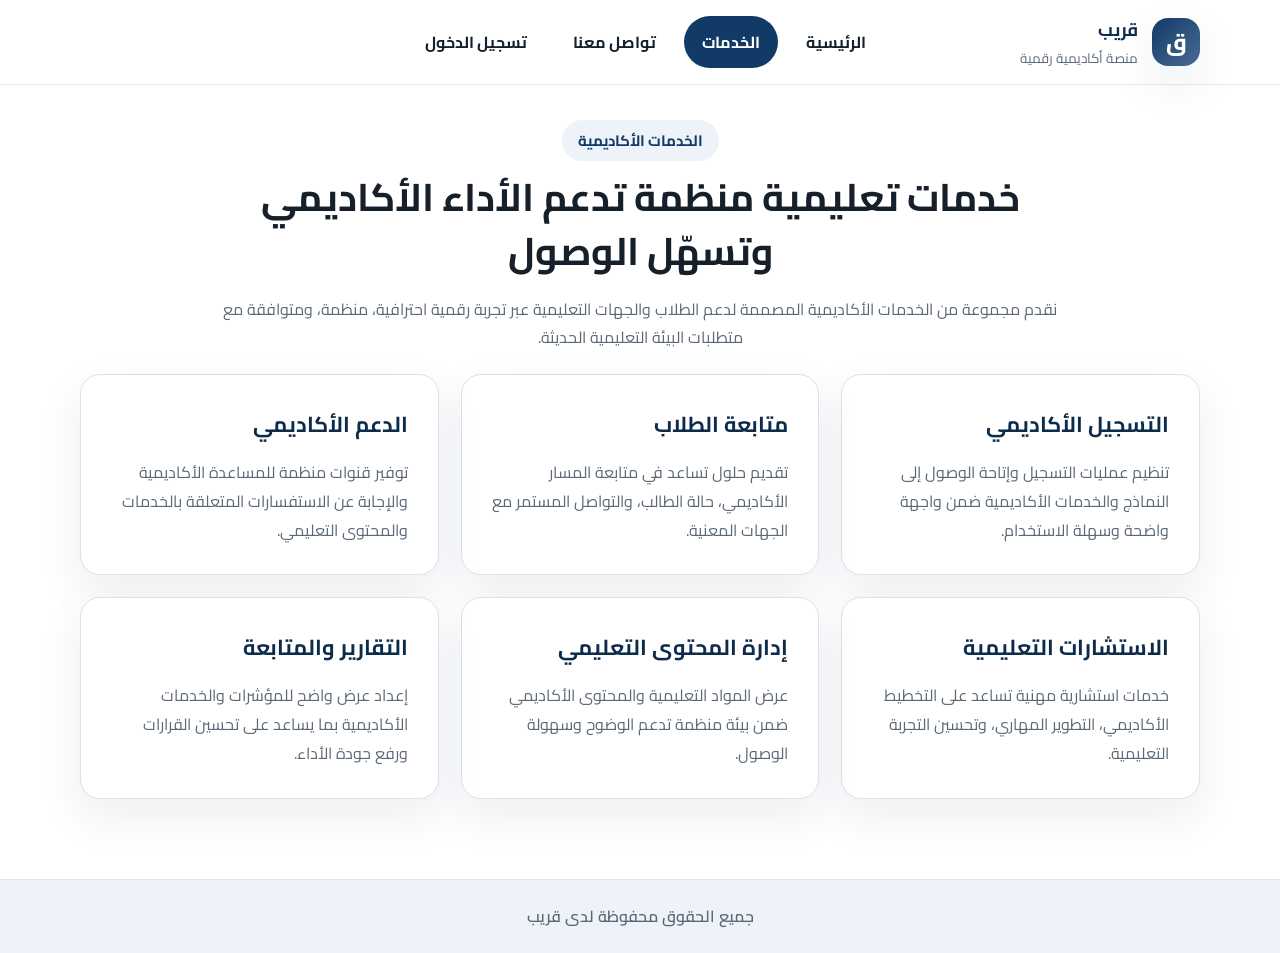
<file: academic-platform/services.html>
<!DOCTYPE html>
<html lang="ar" dir="rtl">
  <head>
    <meta charset="UTF-8" />
    <meta name="viewport" content="width=device-width, initial-scale=1.0" />
    <meta
      name="description"
      content="خدمات أكاديمية احترافية تشمل التسجيل، الدعم الأكاديمي، الاستشارات التعليمية، وإدارة المحتوى التعليمي."
    />
    <title>قريب | الخدمات الأكاديمية</title>
    <link rel="preconnect" href="https://fonts.googleapis.com" />
    <link rel="preconnect" href="https://fonts.gstatic.com" crossorigin />
    <link
      href="https://fonts.googleapis.com/css2?family=Cairo:wght@400;500;600;700;800&display=swap"
      rel="stylesheet"
    />
    <link rel="stylesheet" href="css/style.css" />
    <link rel="stylesheet" href="css/services.css" />
  </head>
  <body>
    <header class="site-header">
      <div class="container header-wrapper">
        <a class="brand" href="index.html">
          <span class="brand-mark">ق</span>
          <div>
            <strong>قريب</strong>
            <small>منصة أكاديمية رقمية</small>
          </div>
        </a>

        <nav class="main-nav" aria-label="التنقل الرئيسي">
          <ul>
            <li><a href="index.html">الرئيسية</a></li>
            <li><a class="active" href="services.html">الخدمات</a></li>
            <li><a href="contact.html">تواصل معنا</a></li>
            <li><a href="login.html">تسجيل الدخول</a></li>
          </ul>
        </nav>
      </div>
    </header>

    <main class="page-main section-space">
      <section class="page-hero container">
        <span class="section-badge">الخدمات الأكاديمية</span>
        <h1>خدمات تعليمية منظمة تدعم الأداء الأكاديمي وتسهّل الوصول</h1>
        <p>
          نقدم مجموعة من الخدمات الأكاديمية المصممة لدعم الطلاب والجهات التعليمية عبر تجربة
          رقمية احترافية، منظمة، ومتوافقة مع متطلبات البيئة التعليمية الحديثة.
        </p>
      </section>

      <section class="container services-grid-section">
        <div class="services-grid">
          <article class="service-card">
            <h2>التسجيل الأكاديمي</h2>
            <p>
              تنظيم عمليات التسجيل وإتاحة الوصول إلى النماذج والخدمات الأكاديمية ضمن واجهة واضحة
              وسهلة الاستخدام.
            </p>
          </article>

          <article class="service-card">
            <h2>متابعة الطلاب</h2>
            <p>
              تقديم حلول تساعد في متابعة المسار الأكاديمي، حالة الطالب، والتواصل المستمر مع
              الجهات المعنية.
            </p>
          </article>

          <article class="service-card">
            <h2>الدعم الأكاديمي</h2>
            <p>
              توفير قنوات منظمة للمساعدة الأكاديمية والإجابة عن الاستفسارات المتعلقة بالخدمات
              والمحتوى التعليمي.
            </p>
          </article>

          <article class="service-card">
            <h2>الاستشارات التعليمية</h2>
            <p>
              خدمات استشارية مهنية تساعد على التخطيط الأكاديمي، التطوير المهاري، وتحسين التجربة
              التعليمية.
            </p>
          </article>

          <article class="service-card">
            <h2>إدارة المحتوى التعليمي</h2>
            <p>
              عرض المواد التعليمية والمحتوى الأكاديمي ضمن بيئة منظمة تدعم الوضوح وسهولة الوصول.
            </p>
          </article>

          <article class="service-card">
            <h2>التقارير والمتابعة</h2>
            <p>
              إعداد عرض واضح للمؤشرات والخدمات الأكاديمية بما يساعد على تحسين القرارات ورفع جودة
              الأداء.
            </p>
          </article>
        </div>
      </section>
    </main>

    <footer class="site-footer">
      <div class="container">
        <p>جميع الحقوق محفوظة لدى قريب</p>
      </div>
    </footer>
  </body>
</html>
</file>
<file: CSS/style.css>
:root {
  --color-primary: #123a67;
  --color-primary-dark: #0d2c4b;
  --color-secondary: #486b93;
  --color-accent: #edf3f9;
  --color-surface: #ffffff;
  --color-border: #d7e2ee;
  --color-text: #16202b;
  --color-text-soft: #5b6876;
  --color-shadow: 0 18px 45px rgba(13, 44, 75, 0.08);
  --radius-lg: 24px;
  --radius-md: 18px;
  --radius-sm: 12px;
  --container-width: min(1120px, calc(100% - 32px));
  --navy:        #0d1f3c;
  --navy-dark:   #091629;
  --navy-mid:    #1a3560;
  --blue:        #1e4fa8;
  --blue-light:  #2d67d4;
  --blue-pale:   #e8eef8;
  --charcoal:    #2c3e50;
  --gray-dark:   #4a5568;
  --gray:        #718096;
  --gray-light:  #a0aec0;
  --gray-pale:   #edf2f7;
  --gray-ultra:  #f7f9fc;
  --white:       #ffffff;
  --accent:      #c8a84b;
  --accent-pale: #fdf7e7;
  --border:      #dde3ee;
  --shadow-sm:   0 2px 8px rgba(13,31,60,0.06);
  --shadow-md:   0 6px 24px rgba(13,31,60,0.10);
  --shadow-lg:   0 16px 48px rgba(13,31,60,0.14);
  --radius-sm:   6px;
  --radius-md:   12px;
  --radius-lg:   20px;
  --transition:  0.25s ease;
  --font-main:   'Cairo', 'Tajawal', sans-serif;
  --font-display:'Cairo', sans-serif;
}

* {
  box-sizing: border-box;
}

html {
  scroll-behavior: smooth;
}

body {
  margin: 0;
  font-family: "Cairo", sans-serif;
  background: #ffffff;
  color: var(--color-text);
  direction: rtl;
  line-height: 1.8;
}

img {
  max-width: 100%;
  display: block;
}

a {
  color: inherit;
  text-decoration: none;
}

ul {
  list-style: none;
  padding: 0;
  margin: 0;
}

input,
textarea,
button {
  font: inherit;
}

.container {
  width: var(--container-width);
  margin-inline: auto;
}

.section-space {
  padding: 120px 0 80px;
}

.page-main {
  min-height: calc(100vh - 164px);
}

.light-section {
  background: linear-gradient(180deg, #ffffff 0%, #f8fbfe 100%);
}

.center-text {
  text-align: center;
}

.section-heading {
  margin-bottom: 28px;
}

.section-heading h2,
.page-hero h1,
.login-card h1,
.hero-content h1,
.text-panel h2 {
  margin: 10px 0 16px;
  line-height: 1.4;
}

.section-heading p,
.page-hero p,
.login-card p,
.hero-content p,
.text-panel p {
  color: var(--color-text-soft);
  margin: 0;
}

.section-badge {
  display: inline-flex;
  align-items: center;
  justify-content: center;
  padding: 7px 16px;
  border-radius: 999px;
  background: var(--color-accent);
  color: var(--color-primary);
  font-size: 0.94rem;
  font-weight: 700;
}

.site-header {
  position: fixed;
  top: 0;
  right: 0;
  left: 0;
  z-index: 1000;
  background: rgba(255, 255, 255, 0.96);
  backdrop-filter: blur(14px);
  border-bottom: 1px solid rgba(215, 226, 238, 0.8);
}

.header-wrapper {
  display: flex;
  align-items: center;
  justify-content: flex-start;
  gap: 24px;
  min-height: 84px;
}

.brand {
  display: flex;
  align-items: center;
  gap: 14px;
}

.main-nav {
  margin-right: 10%;
    
}

/* .brand {
 
} */

.brand strong {
  display: block;
  color: var(--color-primary-dark);
  font-size: 1.1rem;
}

.brand small {
  display: block;
  color: var(--color-text-soft);
  font-size: 0.84rem;
}

.brand-mark {
  width: 48px;
  height: 48px;
  border-radius: 16px;
  display: grid;
  place-items: center;
  background: linear-gradient(135deg, var(--color-primary), var(--color-secondary));
  color: #ffffff;
  font-size: 1.4rem;
  font-weight: 800;
  box-shadow: var(--color-shadow);
}

.main-nav ul {
  display: flex;
  align-items: center;
  gap: 10px;
  flex-wrap: wrap;
}

.main-nav a {
  display: inline-flex;
  align-items: center;
  justify-content: center;
  padding: 12px 18px;
  border-radius: 999px;
  color: var(--color-text);
  font-weight: 700;
  transition: background var(--transition), color var(--transition), transform var(--transition);
}

.main-nav a:hover,
.main-nav a:focus-visible {
  background: var(--color-accent);
  color: var(--color-primary);
  transform: translateY(-1px);
}

.main-nav a.active {
  background: var(--color-primary);
  color: #ffffff;
}

.btn {
  display: inline-flex;
  align-items: center;
  justify-content: center;
  gap: 8px;
  padding: 14px 22px;
  border-radius: 14px;
  border: 1px solid transparent;
  font-weight: 700;
  transition: transform var(--transition), box-shadow var(--transition), background var(--transition), color var(--transition), border-color var(--transition);
  cursor: pointer;
}

.btn:hover,
.btn:focus-visible {
  transform: translateY(-2px);
}

.btn-primary {
  background: var(--color-primary);
  color: #ffffff;
  box-shadow: 0 12px 24px rgba(18, 58, 103, 0.16);
}

.btn-primary:hover,
.btn-primary:focus-visible {
  background: var(--color-primary-dark);
}

.btn-secondary {
  background: #ffffff;
  color: var(--color-primary);
  border-color: var(--color-border);
}

.btn-secondary:hover,
.btn-secondary:focus-visible {
  background: var(--color-accent);
}

.full-width {
  width: 100%;
}

.page-hero {
  text-align: center;
  max-width: 860px;
}

.page-hero h1 {
  font-size: clamp(2rem, 3vw, 3rem);
}

.site-footer {
  background: #ffffff;
  border-top: 1px solid var(--color-border);
  padding: 22px 0;
  text-align: center;
}

.site-footer p {
  margin: 0;
  color: var(--color-text-soft);
  font-weight: 600;
}

.form-group {
  display: grid;
  gap: 10px;
}

.form-group label {
  font-weight: 700;
  color: var(--color-primary-dark);
}

.form-group input,
.form-group textarea {
  width: 100%;
  border: 1px solid var(--color-border);
  border-radius: 14px;
  padding: 15px 16px;
  background: #ffffff;
  color: var(--color-text);
  outline: none;
  transition: border-color var(--transition), box-shadow var(--transition);
}

.form-group input:focus,
.form-group textarea:focus {
  border-color: var(--color-secondary);
  box-shadow: 0 0 0 4px rgba(72, 107, 147, 0.12);
}

@media (max-width: 900px) {
  .header-wrapper {
    flex-direction: column;
    justify-content: center;
    padding: 14px 0;
  }

  .section-space {
    padding: 155px 0 70px;
  }

  .main-nav ul {
    justify-content: center;
  }
}

@media (max-width: 640px) {
  :root {
    --container-width: min(100% - 24px, 1120px);
  }

  .brand {
    width: 100%;
    justify-content: center;
  }

  .main-nav ul {
    gap: 8px;
  }

  .main-nav a {
    padding: 10px 14px;
    font-size: 0.95rem;
  }

  .btn {
    width: 100%;
  }
}



.site-footer {
  background: var(--color-accent);
  border-top: 1px solid #dbe5ef;
  margin-top: 0;
}

.footer-top {
  padding: 64px 0 42px;
  border-bottom: 1px solid #d6e1ec;
}

.footer-top-inner {
  display: grid;
  grid-template-columns: 1.5fr 1fr 1fr 1.15fr;
  gap: 36px;
  align-items: start;
}

.footer-brand .footer-logo {
  display: flex;
  align-items: center;
  gap: 12px;
  margin-bottom: 16px;
}

.footer-brand .brand-mark {
  width: 48px;
  height: 48px;
  border-radius: 16px;
  display: grid;
  place-items: center;
  background: linear-gradient(135deg, var(--color-primary), var(--color-secondary));
  color: #ffffff;
  font-size: 1.35rem;
  font-weight: 800;
  box-shadow: 0 10px 24px rgba(18, 58, 103, 0.14);
}

.footer-brand .logo-text {
  color: var(--color-primary-dark);
  font-size: 1.15rem;
  font-weight: 800;
}

.footer-tagline {
  font-size: 0.96rem;
  color: var(--color-text-soft);
  line-height: 1.9;
  max-width: 300px;
  margin: 0;
}

.footer-links-col h4 {
  font-size: 1rem;
  font-weight: 800;
  color: var(--color-primary-dark);
  margin: 0 0 18px;
  letter-spacing: 0;
  text-transform: none;
}

.footer-links-col ul {
  display: flex;
  flex-direction: column;
  gap: 12px;
}

.footer-links-col ul li,
.footer-links-col ul li a,
.footer-contact-list li {
  font-size: 0.94rem;
  color: var(--color-text);
  line-height: 1.9;
}

.footer-links-col ul li a {
  display: inline-block;
  transition: color var(--transition), transform var(--transition);
}

.footer-links-col ul li a:hover {
  color: var(--color-primary);
  transform: translateX(-2px);
}

.footer-contact-list li {
  color: var(--color-text-soft);
  font-weight: 600;
}

.footer-bottom {
  padding: 18px 0 22px;
  text-align: center;
}

.footer-bottom p {
  margin: 0;
  font-size: 0.9rem;
  color: var(--color-text-soft);
  font-weight: 700;
}

.footer-bottom strong {
  color: var(--color-primary-dark);
}

@media (max-width: 900px) {
  .footer-top-inner {
    grid-template-columns: 1fr 1fr;
    gap: 28px;
  }

  .footer-brand {
    grid-column: 1 / -1;
  }
}

@media (max-width: 640px) {
  .footer-top {
    padding: 42px 0 28px;
  }

  .footer-top-inner {
    grid-template-columns: 1fr;
    gap: 24px;
  }

  .footer-brand .footer-logo {
    margin-bottom: 12px;
  }

  .footer-links-col h4 {
    margin-bottom: 12px;
  }

  .footer-bottom {
    padding: 16px 0 18px;
  }
}
</file>
<file: CSS/contact.css>
.contact-layout {
  display: grid;
  grid-template-columns: 0.85fr 1.15fr;
  gap: 24px;
  margin-top: 24px;
}

.contact-card {
  background: #ffffff;
  border: 1px solid var(--color-border);
  border-radius: var(--radius-lg);
  box-shadow: var(--color-shadow);
  padding: 32px;
}

.contact-card h2 {
  margin: 0 0 24px;
  color: var(--color-primary-dark);
}

.info-list {
  display: grid;
  gap: 18px;
}

.info-item {
  padding: 18px 20px;
  border: 1px solid rgba(215, 226, 238, 0.9);
  border-radius: 18px;
  background: linear-gradient(180deg, #ffffff 0%, #f7fbff 100%);
}

.info-item h3 {
  margin: 0 0 6px;
  color: var(--color-primary);
  font-size: 1.05rem;
}

.info-item p {
  margin: 0;
  color: var(--color-text-soft);
}

.contact-form {
  display: grid;
  gap: 18px;
}

textarea {
  resize: vertical;
  min-height: 160px;
}

@media (max-width: 900px) {
  .contact-layout {
    grid-template-columns: 1fr;
  }
}

@media (max-width: 640px) {
  .contact-card {
    padding: 24px;
  }
}
</file>
<file: CSS/login.css>
.login-page {
  min-height: calc(100vh - 164px);
  display: flex;
  align-items: center;
}

.login-wrapper {
  display: flex;
  justify-content: center;
}

.login-card {
  width: min(100%, 560px);
  background: #ffffff;
  border: 1px solid var(--color-border);
  border-radius: 28px;
  box-shadow: var(--color-shadow);
  padding: 36px;
  text-align: center;
}

.login-form {
  display: grid;
  gap: 18px;
  text-align: right;
  margin-top: 24px;
}

.forgot-link {
  display: inline-block;
  margin-top: 18px;
  color: var(--color-primary);
  font-weight: 700;
  transition: color var(--transition);
}

.forgot-link:hover,
.forgot-link:focus-visible {
  color: var(--color-primary-dark);
}

@media (max-width: 640px) {
  .login-card {
    padding: 24px;
  }
}
</file>
<file: CSS/register.css>
/* =========================================================
   register.css - إنشاء حساب
   ========================================================= */

.register-page {
  min-height: calc(100vh - 164px);
  display: flex;
  align-items: flex-start;
}

.register-wrapper {
  width: 100%;
  max-width: 780px;
  margin-inline: auto;
  padding-bottom: 48px;
}

.register-header {
  text-align: center;
  margin-bottom: 36px;
}

.register-header h1 {
  font-size: clamp(1.85rem, 3vw, 2.6rem);
  color: var(--color-primary-dark);
  margin: 10px 0 12px;
  line-height: 1.4;
}

.register-header p {
  max-width: 660px;
  margin: 0 auto;
  color: var(--color-text-soft);
  font-size: 1.02rem;
}

.register-form {
  display: grid;
  gap: 24px;
}

.form-group-section {
  margin: 0;
  padding: 28px 30px 30px;
  background: #ffffff;
  border: 1px solid var(--color-border);
  border-radius: var(--radius-lg);
  box-shadow: var(--color-shadow);
}

.group-legend {
  display: flex;
  align-items: center;
  gap: 12px;
  width: 100%;
  float: none;
  padding: 0;
  margin-bottom: 22px;
  color: var(--color-primary-dark);
  font-size: 1.08rem;
  font-weight: 800;
}

.legend-number {
  display: inline-flex;
  align-items: center;
  justify-content: center;
  width: 34px;
  height: 34px;
  flex-shrink: 0;
  border-radius: 50%;
  background: linear-gradient(135deg, var(--color-primary), var(--color-secondary));
  color: #ffffff;
  font-size: 0.95rem;
  font-weight: 800;
  box-shadow: 0 6px 16px rgba(18, 58, 103, 0.2);
}

.fields-grid {
  display: grid;
  gap: 18px;
}

.fields-grid-3 {
  grid-template-columns: repeat(3, 1fr);
}

.fields-grid-2 {
  grid-template-columns: repeat(2, 1fr);
}

.request-summary-card {
  display: grid;
  gap: 0;
  padding: 22px 24px;
  background: linear-gradient(180deg, #f4f8fd 0%, #edf3f9 100%);
  border: 1px solid rgba(18, 58, 103, 0.14);
  border-radius: var(--radius-md);
}

.request-row {
  display: flex;
  align-items: baseline;
  gap: 16px;
  padding: 10px 0;
}

.request-row-desc {
  align-items: flex-start;
}

.request-divider {
  height: 1px;
  margin: 0;
  background: rgba(18, 58, 103, 0.1);
}

.request-label {
  min-width: 64px;
  white-space: nowrap;
  color: var(--color-primary);
  font-size: 0.95rem;
  font-weight: 800;
}

.request-value {
  color: var(--color-text);
  font-size: 0.98rem;
  font-weight: 600;
  line-height: 1.7;
}

.register-actions {
  display: grid;
  gap: 16px;
}

.login-hint {
  margin: 0;
  text-align: center;
  color: var(--color-text-soft);
  font-size: 0.97rem;
  font-weight: 600;
}

.login-hint-link {
  margin-right: 4px;
  color: var(--color-primary);
  font-weight: 800;
  transition: color var(--transition);
}

.login-hint-link:hover,
.login-hint-link:focus-visible {
  color: var(--color-primary-dark);
}

@media (max-width: 900px) {
  .fields-grid-3 {
    grid-template-columns: repeat(2, 1fr);
  }
}

@media (max-width: 640px) {
  .form-group-section {
    padding: 22px 20px 24px;
  }

  .fields-grid-3,
  .fields-grid-2 {
    grid-template-columns: 1fr;
  }

  .register-header {
    margin-bottom: 28px;
  }

  .register-form {
    gap: 18px;
  }
}
</file>
<file: CSS/services.css>
.services-grid-section {
  margin-top: 22px;
}

.services-grid {
  display: grid;
  grid-template-columns: repeat(3, 1fr);
  gap: 22px;
}

.service-card {
  background: #ffffff;
  border: 1px solid var(--color-border);
  border-radius: var(--radius-lg);
  box-shadow: var(--color-shadow);
  padding: 30px;
  transition: transform var(--transition), box-shadow var(--transition), border-color var(--transition);
}

.service-card:hover {
  transform: translateY(-6px);
  border-color: rgba(18, 58, 103, 0.2);
  box-shadow: 0 22px 40px rgba(13, 44, 75, 0.12);
}

.service-card h2 {
  margin: 0 0 14px;
  color: var(--color-primary-dark);
  font-size: 1.35rem;
}

.service-card p {
  margin: 0;
  color: var(--color-text-soft);
}

@media (max-width: 1024px) {
  .services-grid {
    grid-template-columns: repeat(2, 1fr);
  }
}

@media (max-width: 640px) {
  .services-grid {
    grid-template-columns: 1fr;
  }

  .service-card {
    padding: 24px;
  }
}
</file>
<file: academic-platform/css/style.css>
:root {
  --color-primary: #123a67;
  --color-primary-dark: #0d2c4b;
  --color-secondary: #486b93;
  --color-accent: #edf3f9;
  --color-surface: #ffffff;
  --color-border: #d7e2ee;
  --color-text: #16202b;
  --color-text-soft: #5b6876;
  --color-shadow: 0 18px 45px rgba(13, 44, 75, 0.08);
  --radius-lg: 24px;
  --radius-md: 18px;
  --radius-sm: 12px;
  --container-width: min(1120px, calc(100% - 32px));
  --navy:        #0d1f3c;
  --navy-dark:   #091629;
  --navy-mid:    #1a3560;
  --blue:        #1e4fa8;
  --blue-light:  #2d67d4;
  --blue-pale:   #e8eef8;
  --charcoal:    #2c3e50;
  --gray-dark:   #4a5568;
  --gray:        #718096;
  --gray-light:  #a0aec0;
  --gray-pale:   #edf2f7;
  --gray-ultra:  #f7f9fc;
  --white:       #ffffff;
  --accent:      #c8a84b;
  --accent-pale: #fdf7e7;
  --border:      #dde3ee;
  --shadow-sm:   0 2px 8px rgba(13,31,60,0.06);
  --shadow-md:   0 6px 24px rgba(13,31,60,0.10);
  --shadow-lg:   0 16px 48px rgba(13,31,60,0.14);
  --radius-sm:   6px;
  --radius-md:   12px;
  --radius-lg:   20px;
  --transition:  0.25s ease;
  --font-main:   'Cairo', 'Tajawal', sans-serif;
  --font-display:'Cairo', sans-serif;
}

* {
  box-sizing: border-box;
}

html {
  scroll-behavior: smooth;
}

body {
  margin: 0;
  font-family: "Cairo", sans-serif;
  background: #ffffff;
  color: var(--color-text);
  direction: rtl;
  line-height: 1.8;
}

img {
  max-width: 100%;
  display: block;
}

a {
  color: inherit;
  text-decoration: none;
}

ul {
  list-style: none;
  padding: 0;
  margin: 0;
}

input,
textarea,
button {
  font: inherit;
}

.container {
  width: var(--container-width);
  margin-inline: auto;
}

.section-space {
  padding: 120px 0 80px;
}

.page-main {
  min-height: calc(100vh - 164px);
}

.light-section {
  background: linear-gradient(180deg, #ffffff 0%, #f8fbfe 100%);
}

.center-text {
  text-align: center;
}

.section-heading {
  margin-bottom: 28px;
}

.section-heading h2,
.page-hero h1,
.login-card h1,
.hero-content h1,
.text-panel h2 {
  margin: 10px 0 16px;
  line-height: 1.4;
}

.section-heading p,
.page-hero p,
.login-card p,
.hero-content p,
.text-panel p {
  color: var(--color-text-soft);
  margin: 0;
}

.section-badge {
  display: inline-flex;
  align-items: center;
  justify-content: center;
  padding: 7px 16px;
  border-radius: 999px;
  background: var(--color-accent);
  color: var(--color-primary);
  font-size: 0.94rem;
  font-weight: 700;
}

.site-header {
  position: fixed;
  top: 0;
  right: 0;
  left: 0;
  z-index: 1000;
  background: rgba(255, 255, 255, 0.96);
  backdrop-filter: blur(14px);
  border-bottom: 1px solid rgba(215, 226, 238, 0.8);
}

.header-wrapper {
  display: flex;
  align-items: center;
  justify-content: flex-start;
  gap: 24px;
  min-height: 84px;
}

.brand {
  display: flex;
  align-items: center;
  gap: 14px;
}

.main-nav {
  margin-right: 10%;
    
}

/* .brand {
 
} */

.brand strong {
  display: block;
  color: var(--color-primary-dark);
  font-size: 1.1rem;
}

.brand small {
  display: block;
  color: var(--color-text-soft);
  font-size: 0.84rem;
}

.brand-mark {
  width: 48px;
  height: 48px;
  border-radius: 16px;
  display: grid;
  place-items: center;
  background: linear-gradient(135deg, var(--color-primary), var(--color-secondary));
  color: #ffffff;
  font-size: 1.4rem;
  font-weight: 800;
  box-shadow: var(--color-shadow);
}

.main-nav ul {
  display: flex;
  align-items: center;
  gap: 10px;
  flex-wrap: wrap;
}

.main-nav a {
  display: inline-flex;
  align-items: center;
  justify-content: center;
  padding: 12px 18px;
  border-radius: 999px;
  color: var(--color-text);
  font-weight: 700;
  transition: background var(--transition), color var(--transition), transform var(--transition);
}

.main-nav a:hover,
.main-nav a:focus-visible {
  background: var(--color-accent);
  color: var(--color-primary);
  transform: translateY(-1px);
}

.main-nav a.active {
  background: var(--color-primary);
  color: #ffffff;
}

.btn {
  display: inline-flex;
  align-items: center;
  justify-content: center;
  gap: 8px;
  padding: 14px 22px;
  border-radius: 14px;
  border: 1px solid transparent;
  font-weight: 700;
  transition: transform var(--transition), box-shadow var(--transition), background var(--transition), color var(--transition), border-color var(--transition);
  cursor: pointer;
}

.btn:hover,
.btn:focus-visible {
  transform: translateY(-2px);
}

.btn-primary {
  background: var(--color-primary);
  color: #ffffff;
  box-shadow: 0 12px 24px rgba(18, 58, 103, 0.16);
}

.btn-primary:hover,
.btn-primary:focus-visible {
  background: var(--color-primary-dark);
}

.btn-secondary {
  background: #ffffff;
  color: var(--color-primary);
  border-color: var(--color-border);
}

.btn-secondary:hover,
.btn-secondary:focus-visible {
  background: var(--color-accent);
}

.full-width {
  width: 100%;
}

.page-hero {
  text-align: center;
  max-width: 860px;
}

.page-hero h1 {
  font-size: clamp(2rem, 3vw, 3rem);
}

.site-footer {
  background: #ffffff;
  border-top: 1px solid var(--color-border);
  padding: 22px 0;
  text-align: center;
}

.site-footer p {
  margin: 0;
  color: var(--color-text-soft);
  font-weight: 600;
}

.form-group {
  display: grid;
  gap: 10px;
}

.form-group label {
  font-weight: 700;
  color: var(--color-primary-dark);
}

.form-group input,
.form-group textarea {
  width: 100%;
  border: 1px solid var(--color-border);
  border-radius: 14px;
  padding: 15px 16px;
  background: #ffffff;
  color: var(--color-text);
  outline: none;
  transition: border-color var(--transition), box-shadow var(--transition);
}

.form-group input:focus,
.form-group textarea:focus {
  border-color: var(--color-secondary);
  box-shadow: 0 0 0 4px rgba(72, 107, 147, 0.12);
}

@media (max-width: 900px) {
  .header-wrapper {
    flex-direction: column;
    justify-content: center;
    padding: 14px 0;
  }

  .section-space {
    padding: 155px 0 70px;
  }

  .main-nav ul {
    justify-content: center;
  }
}

@media (max-width: 640px) {
  :root {
    --container-width: min(100% - 24px, 1120px);
  }

  .brand {
    width: 100%;
    justify-content: center;
  }

  .main-nav ul {
    gap: 8px;
  }

  .main-nav a {
    padding: 10px 14px;
    font-size: 0.95rem;
  }

  .btn {
    width: 100%;
  }
}



.site-footer {
  background: var(--color-accent);
  border-top: 1px solid #dbe5ef;
  margin-top: 0;
}

.footer-top {
  padding: 64px 0 42px;
  border-bottom: 1px solid #d6e1ec;
}

.footer-top-inner {
  display: grid;
  grid-template-columns: 1.5fr 1fr 1fr 1.15fr;
  gap: 36px;
  align-items: start;
}

.footer-brand .footer-logo {
  display: flex;
  align-items: center;
  gap: 12px;
  margin-bottom: 16px;
}

.footer-brand .brand-mark {
  width: 48px;
  height: 48px;
  border-radius: 16px;
  display: grid;
  place-items: center;
  background: linear-gradient(135deg, var(--color-primary), var(--color-secondary));
  color: #ffffff;
  font-size: 1.35rem;
  font-weight: 800;
  box-shadow: 0 10px 24px rgba(18, 58, 103, 0.14);
}

.footer-brand .logo-text {
  color: var(--color-primary-dark);
  font-size: 1.15rem;
  font-weight: 800;
}

.footer-tagline {
  font-size: 0.96rem;
  color: var(--color-text-soft);
  line-height: 1.9;
  max-width: 300px;
  margin: 0;
}

.footer-links-col h4 {
  font-size: 1rem;
  font-weight: 800;
  color: var(--color-primary-dark);
  margin: 0 0 18px;
  letter-spacing: 0;
  text-transform: none;
}

.footer-links-col ul {
  display: flex;
  flex-direction: column;
  gap: 12px;
}

.footer-links-col ul li,
.footer-links-col ul li a,
.footer-contact-list li {
  font-size: 0.94rem;
  color: var(--color-text);
  line-height: 1.9;
}

.footer-links-col ul li a {
  display: inline-block;
  transition: color var(--transition), transform var(--transition);
}

.footer-links-col ul li a:hover {
  color: var(--color-primary);
  transform: translateX(-2px);
}

.footer-contact-list li {
  color: var(--color-text-soft);
  font-weight: 600;
}

.footer-bottom {
  padding: 18px 0 22px;
  text-align: center;
}

.footer-bottom p {
  margin: 0;
  font-size: 0.9rem;
  color: var(--color-text-soft);
  font-weight: 700;
}

.footer-bottom strong {
  color: var(--color-primary-dark);
}

@media (max-width: 900px) {
  .footer-top-inner {
    grid-template-columns: 1fr 1fr;
    gap: 28px;
  }

  .footer-brand {
    grid-column: 1 / -1;
  }
}

@media (max-width: 640px) {
  .footer-top {
    padding: 42px 0 28px;
  }

  .footer-top-inner {
    grid-template-columns: 1fr;
    gap: 24px;
  }

  .footer-brand .footer-logo {
    margin-bottom: 12px;
  }

  .footer-links-col h4 {
    margin-bottom: 12px;
  }

  .footer-bottom {
    padding: 16px 0 18px;
  }
}
</file>
<file: academic-platform/css/contact.css>
.contact-layout {
  display: grid;
  grid-template-columns: 0.85fr 1.15fr;
  gap: 24px;
  margin-top: 24px;
}

.contact-card {
  background: #ffffff;
  border: 1px solid var(--color-border);
  border-radius: var(--radius-lg);
  box-shadow: var(--color-shadow);
  padding: 32px;
}

.contact-card h2 {
  margin: 0 0 24px;
  color: var(--color-primary-dark);
}

.info-list {
  display: grid;
  gap: 18px;
}

.info-item {
  padding: 18px 20px;
  border: 1px solid rgba(215, 226, 238, 0.9);
  border-radius: 18px;
  background: linear-gradient(180deg, #ffffff 0%, #f7fbff 100%);
}

.info-item h3 {
  margin: 0 0 6px;
  color: var(--color-primary);
  font-size: 1.05rem;
}

.info-item p {
  margin: 0;
  color: var(--color-text-soft);
}

.contact-form {
  display: grid;
  gap: 18px;
}

textarea {
  resize: vertical;
  min-height: 160px;
}

@media (max-width: 900px) {
  .contact-layout {
    grid-template-columns: 1fr;
  }
}

@media (max-width: 640px) {
  .contact-card {
    padding: 24px;
  }
}
</file>
<file: academic-platform/css/login.css>
.login-page {
  min-height: calc(100vh - 164px);
  display: flex;
  align-items: center;
}

.login-wrapper {
  display: flex;
  justify-content: center;
}

.login-card {
  width: min(100%, 560px);
  background: #ffffff;
  border: 1px solid var(--color-border);
  border-radius: 28px;
  box-shadow: var(--color-shadow);
  padding: 36px;
  text-align: center;
}

.login-form {
  display: grid;
  gap: 18px;
  text-align: right;
  margin-top: 24px;
}

.forgot-link {
  display: inline-block;
  margin-top: 18px;
  color: var(--color-primary);
  font-weight: 700;
  transition: color var(--transition);
}

.forgot-link:hover,
.forgot-link:focus-visible {
  color: var(--color-primary-dark);
}

@media (max-width: 640px) {
  .login-card {
    padding: 24px;
  }
}
</file>
<file: academic-platform/css/services.css>
.services-grid-section {
  margin-top: 22px;
}

.services-grid {
  display: grid;
  grid-template-columns: repeat(3, 1fr);
  gap: 22px;
}

.service-card {
  background: #ffffff;
  border: 1px solid var(--color-border);
  border-radius: var(--radius-lg);
  box-shadow: var(--color-shadow);
  padding: 30px;
  transition: transform var(--transition), box-shadow var(--transition), border-color var(--transition);
}

.service-card:hover {
  transform: translateY(-6px);
  border-color: rgba(18, 58, 103, 0.2);
  box-shadow: 0 22px 40px rgba(13, 44, 75, 0.12);
}

.service-card h2 {
  margin: 0 0 14px;
  color: var(--color-primary-dark);
  font-size: 1.35rem;
}

.service-card p {
  margin: 0;
  color: var(--color-text-soft);
}

@media (max-width: 1024px) {
  .services-grid {
    grid-template-columns: repeat(2, 1fr);
  }
}

@media (max-width: 640px) {
  .services-grid {
    grid-template-columns: 1fr;
  }

  .service-card {
    padding: 24px;
  }
}
</file>
